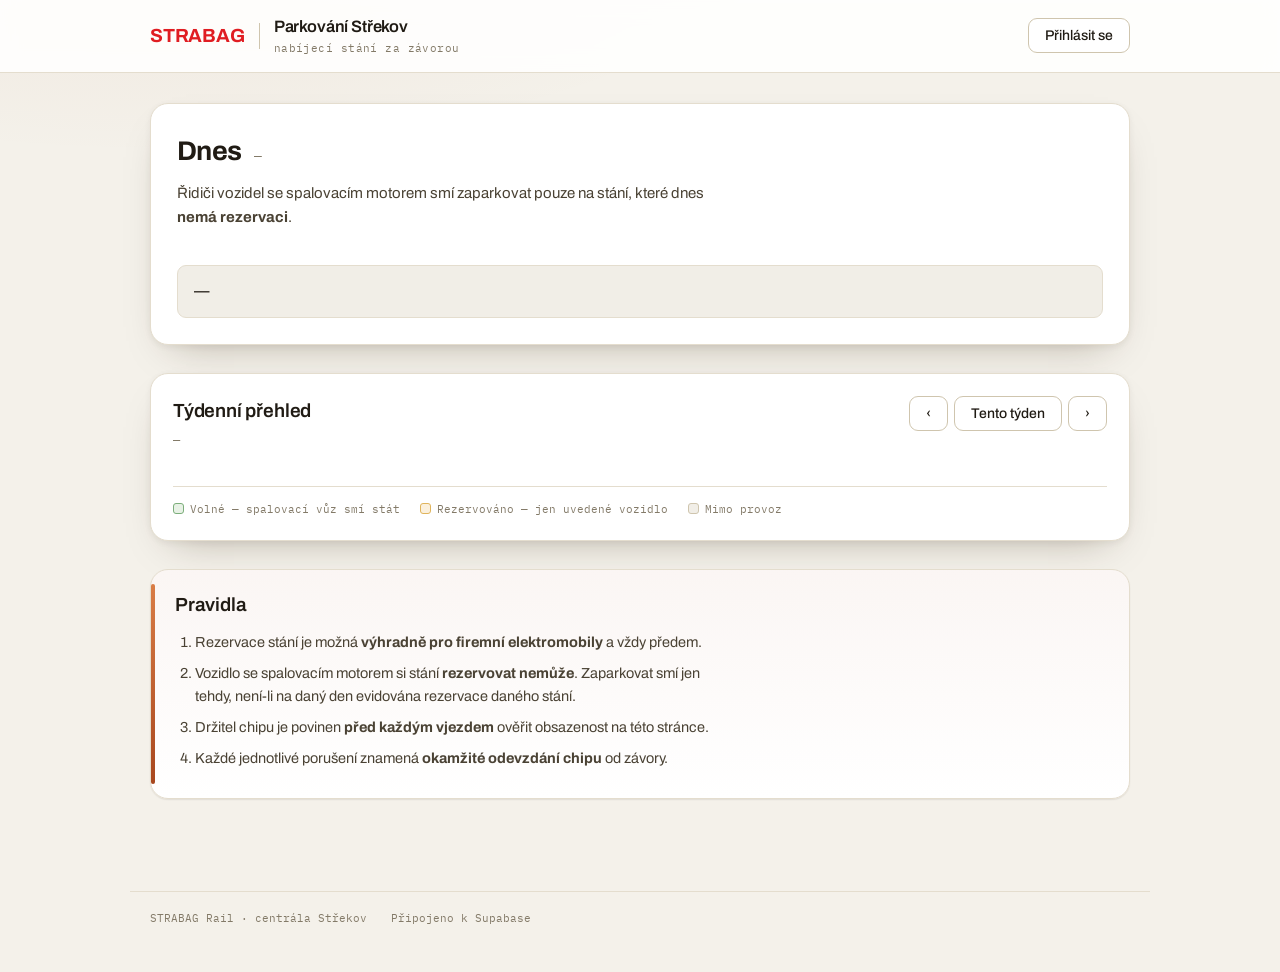
<file: index.html>
<!doctype html>
<html lang="cs">
<head>
  <meta charset="utf-8">
  <meta name="viewport" content="width=device-width, initial-scale=1, viewport-fit=cover">
  <title>Parkování Střekov — nabíjecí stání</title>
  <meta name="description" content="Obsazenost nabíjecích stání za závorou na centrále Střekov. Před vjezdem zkontrolujte, zda na dnešek není rezervace.">
  <meta name="color-scheme" content="light dark">
  <!-- Písma i knihovny jsou součástí webu. Nic se nestahuje z cizích domén,
       aby aplikace fungovala i ve firemní síti s blokovanými CDN. -->
  <link rel="stylesheet" href="assets/fonts.css">
  <link rel="stylesheet" href="assets/styles.css">
</head>
<body>

<header class="topbar">
  <div class="topbar-in">
    <div class="brand">
      <span class="brand-strabag" aria-hidden="true">STRABAG</span>
      <span class="brand-div" aria-hidden="true"></span>
      <div>
        <div class="brand-name">Parkování Střekov</div>
        <div class="brand-sub">nabíjecí stání za závorou</div>
      </div>
    </div>
    <div class="auth" id="auth">
      <button class="btn btn-ghost" id="btnPrihlasit" type="button">Přihlásit se</button>
    </div>
  </div>
</header>

<main class="page">

  <!-- ---------- DNES: hlavní odpověď u závory ---------- -->
  <section class="today" aria-labelledby="todayTitle">
    <div class="today-head">
      <h1 id="todayTitle">Dnes</h1>
      <p class="today-date" id="todayDate">—</p>
    </div>
    <p class="today-lead">Řidiči vozidel se spalovacím motorem smí zaparkovat pouze na stání, které dnes <strong>nemá rezervaci</strong>.</p>
    <div class="tiles" id="tiles" role="list" aria-label="Stav stání dnes"></div>
    <p class="today-verdict" id="todayVerdict">—</p>
    <div class="today-actions" id="todayActions" hidden>
      <button class="btn btn-ghost btn-sm" id="btnPoruseni" type="button">Stání někdo obsadil</button>
    </div>
  </section>

  <!-- ---------- TÝDENNÍ MŘÍŽKA ---------- -->
  <section class="board" aria-labelledby="weekTitle">
    <div class="board-head">
      <div>
        <h2 id="weekTitle">Týdenní přehled</h2>
        <p class="board-range" id="weekRange">—</p>
        <p class="board-hint" id="boardHint" hidden>Klikněte na volné stání a rezervujete ho. Klik na vlastní rezervaci ji zruší.</p>
      </div>
      <div class="weeknav">
        <button class="btn btn-ghost" id="btnPrev" type="button" aria-label="Předchozí týden">‹</button>
        <button class="btn btn-ghost" id="btnToday" type="button">Tento týden</button>
        <button class="btn btn-ghost" id="btnNext" type="button" aria-label="Následující týden">›</button>
      </div>
    </div>
    <div class="grid-scroll">
      <div class="grid" id="grid"></div>
    </div>
    <div class="legend">
      <span><i class="lg lg-free"></i>Volné — spalovací vůz smí stát</span>
      <span><i class="lg lg-res"></i>Rezervováno — jen uvedené vozidlo</span>
      <span><i class="lg lg-off"></i>Mimo provoz</span>
    </div>
  </section>

  <!-- ---------- REZERVACE (jen po přihlášení) ---------- -->
  <section class="panel" id="panelRezervace" hidden aria-labelledby="resTitle">
    <h2 id="resTitle">Nová rezervace</h2>
    <p class="panel-lead">Rezervovat lze pouze firemní elektromobil. Rezervace je celodenní.</p>
    <form class="form" id="formRezervace">
      <label class="field">
        <span>Vozidlo</span>
        <select id="selVozidlo" required></select>
      </label>
      <label class="field">
        <span>Stání</span>
        <select id="selMisto" required></select>
      </label>
      <label class="field">
        <span>Od data</span>
        <input type="date" id="inpDatum" required>
      </label>
      <label class="field">
        <span>Rozsah</span>
        <select id="selRozsah">
          <option value="1">Jeden den</option>
          <option value="5">Celý pracovní týden (5 dnů)</option>
        </select>
      </label>
      <button class="btn btn-primary" type="submit">Rezervovat</button>
    </form>
    <p class="msg" id="msgRezervace" role="status"></p>

    <h3 class="sub">Moje rezervace</h3>
    <div id="mojeRezervace" class="mine"></div>
  </section>

  <!-- ---------- PRAVIDLA ---------- -->
  <section class="rules" aria-labelledby="rulesTitle">
    <h2 id="rulesTitle">Pravidla</h2>
    <ol class="rulelist">
      <li>Rezervace stání je možná <strong>výhradně pro firemní elektromobily</strong> a vždy předem.</li>
      <li>Vozidlo se spalovacím motorem si stání <strong>rezervovat nemůže</strong>. Zaparkovat smí jen tehdy, není-li na daný den evidována rezervace daného stání.</li>
      <li>Držitel chipu je povinen <strong>před každým vjezdem</strong> ověřit obsazenost na této stránce.</li>
      <li>Každé jednotlivé porušení znamená <strong>okamžité odevzdání chipu</strong> od závory.</li>
    </ol>
  </section>

</main>

<footer class="foot">
  <span>STRABAG Rail · centrála Střekov</span>
  <span id="footMode">—</span>
</footer>

<!-- Přihlašovací dialog -->
<dialog id="dlgLogin" class="dlg">
  <form method="dialog" class="dlg-in" id="formLogin">
    <h2>Přihlášení řidiče</h2>
    <p>Přihlaste se firemním e-mailem a heslem, které vám přidělil správce parkoviště.</p>
    <label class="field">
      <span>Firemní e-mail</span>
      <input type="email" id="inpEmail" required autocomplete="username" placeholder="jmeno.prijmeni@strabag.com">
    </label>
    <label class="field">
      <span>Heslo</span>
      <input type="password" id="inpHeslo" required autocomplete="current-password">
    </label>
    <p class="msg" id="msgLogin" role="status"></p>
    <div class="dlg-actions">
      <button class="btn btn-ghost" value="cancel" type="submit" formnovalidate>Zavřít</button>
      <button class="btn btn-primary" id="btnOdeslat" type="button">Přihlásit se</button>
    </div>
  </form>
</dialog>

<!-- Nahlášení porušení -->
<dialog id="dlgPoruseni" class="dlg">
  <form method="dialog" class="dlg-in" id="formPoruseni">
    <h2>Stání někdo obsadil</h2>
    <p>Záznam se uloží do evidence a odejde správci parkoviště. Vyplňte, co víte — SPZ pomůže nejvíc.</p>
    <label class="field">
      <span>Které stání</span>
      <select id="selPoruseniMisto" required></select>
    </label>
    <label class="field">
      <span>SPZ vozidla, které tam stojí</span>
      <input type="text" id="inpPoruseniSpz" placeholder="např. 1AB 2345" autocomplete="off">
    </label>
    <label class="field">
      <span>Poznámka</span>
      <input type="text" id="inpPoruseniPopis" placeholder="nepovinné" maxlength="200" autocomplete="off">
    </label>
    <p class="msg" id="msgPoruseni" role="status"></p>
    <div class="dlg-actions">
      <button class="btn btn-ghost" value="cancel" type="submit" formnovalidate>Zavřít</button>
      <button class="btn btn-primary" id="btnOdeslatPoruseni" type="button">Nahlásit</button>
    </div>
  </form>
</dialog>

<!-- Změna hesla -->
<dialog id="dlgHeslo" class="dlg">
  <form method="dialog" class="dlg-in" id="formHeslo">
    <h2>Změna hesla</h2>
    <p>Zadejte nové heslo. Přidělené heslo si takto můžete nahradit vlastním.</p>
    <label class="field">
      <span>Nové heslo</span>
      <input type="password" id="inpNoveHeslo" required autocomplete="new-password" minlength="8">
    </label>
    <label class="field">
      <span>Nové heslo znovu</span>
      <input type="password" id="inpNoveHeslo2" required autocomplete="new-password" minlength="8">
    </label>
    <p class="msg" id="msgHeslo" role="status"></p>
    <div class="dlg-actions">
      <button class="btn btn-ghost" value="cancel" type="submit" formnovalidate>Zavřít</button>
      <button class="btn btn-primary" id="btnUlozHeslo" type="button">Uložit</button>
    </div>
  </form>
</dialog>

<script src="assets/vendor/supabase.js"></script>
<script src="assets/vendor/email.min.js"></script>
<script src="assets/config.js"></script>
<script src="assets/util.js"></script>
<script src="assets/data.js"></script>
<script src="assets/notify.js"></script>
<script src="assets/ui.js"></script>
<script src="assets/app.js"></script>
</body>
</html>
</file>
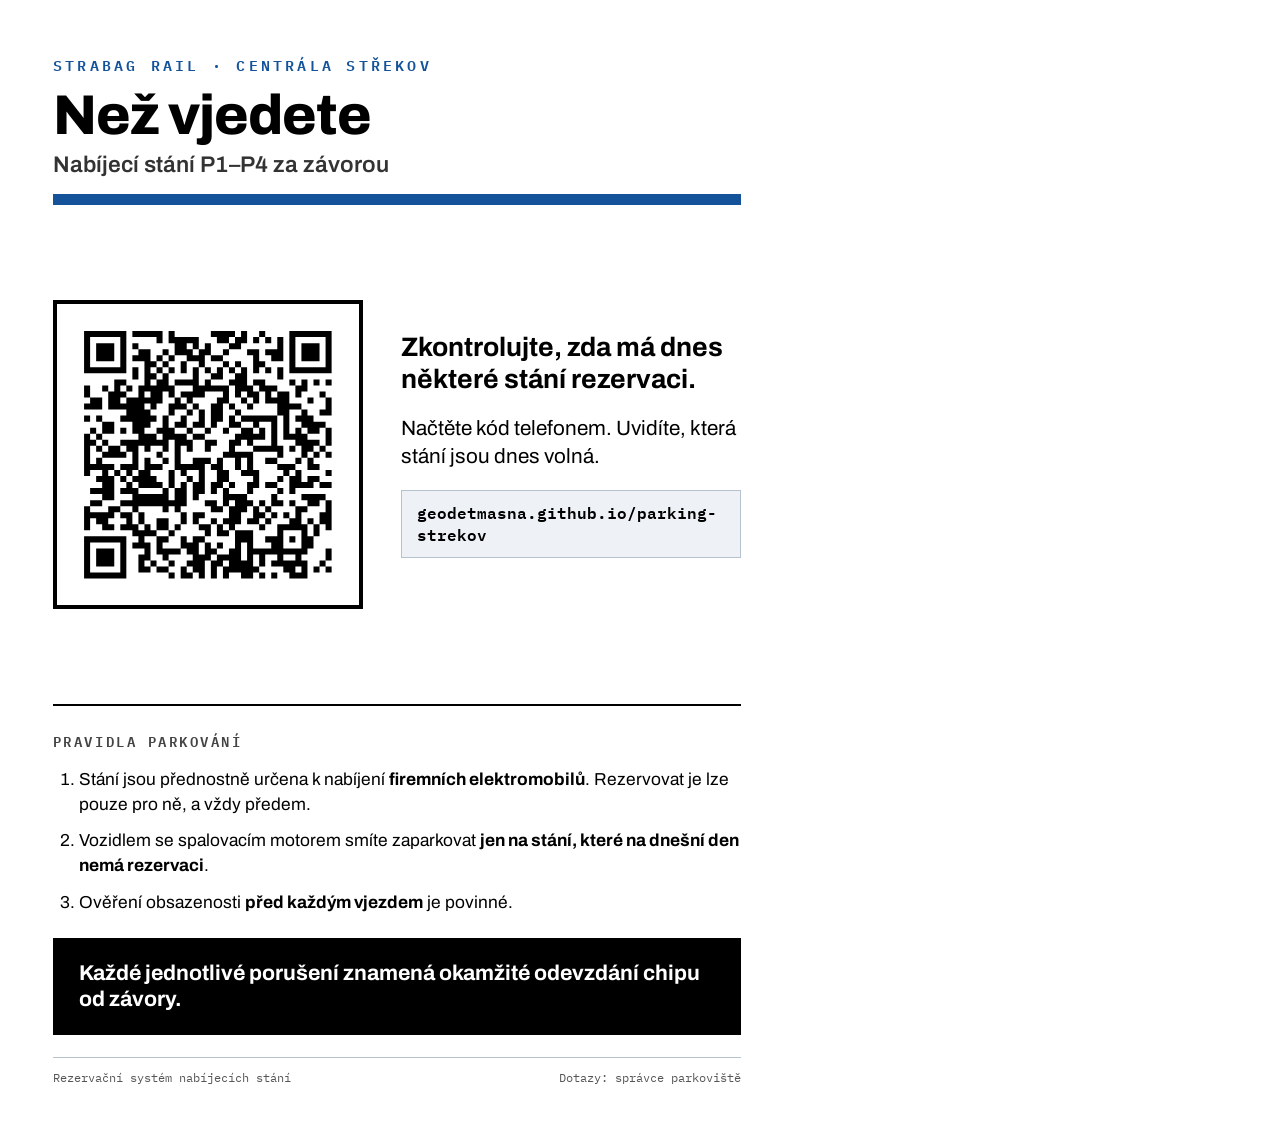
<file: cedule/cedule.html>
<!doctype html>
<html lang="cs"><head><meta charset="utf-8">
<title>Cedule k závoře</title>
<link rel="stylesheet" href="https://fonts.googleapis.com/css2?family=Archivo:wght@500;600;700;800&family=IBM+Plex+Mono:wght@500;600&display=swap">
<style>
  @page { size: A4 portrait; margin: 0; }
  * { box-sizing: border-box; }
  body {
    margin: 0; width: 210mm; height: 297mm;
    font-family: "Archivo", Arial, sans-serif;
    color: #000; background: #fff;
    display: flex; flex-direction: column;
    padding: 14mm 14mm 10mm;
  }
  .head { border-bottom: 3mm solid #14539A; padding-bottom: 5mm; }
  .kicker {
    font-family: "IBM Plex Mono", monospace; font-size: 11pt; font-weight: 600;
    letter-spacing: .22em; text-transform: uppercase; color: #14539A; margin: 0 0 3mm;
  }
  h1 { font-size: 42pt; font-weight: 800; line-height: .95; letter-spacing: -.02em; margin: 0; }
  h1 small { display: block; font-size: 17pt; font-weight: 600; letter-spacing: 0; margin-top: 3mm; color: #333; }

  .mid { display: flex; gap: 10mm; align-items: center; padding: 9mm 0; flex: 1; }
  .qr { width: 82mm; height: 82mm; flex: none; border: 1.2mm solid #000; padding: 4mm; }
  .qr svg { display: block; }
  .say { flex: 1; }
  .say p { font-size: 15.5pt; line-height: 1.35; margin: 0 0 5mm; }
  .say p.big { font-size: 20pt; font-weight: 700; line-height: 1.2; }
  .url {
    font-family: "IBM Plex Mono", monospace; font-size: 12pt; font-weight: 600;
    background: #EEF2F7; border: .4mm solid #B7C2CF; padding: 3mm 4mm; display: inline-block;
  }

  .rules { border-top: .6mm solid #000; padding-top: 6mm; }
  .rules h2 {
    font-family: "IBM Plex Mono", monospace; font-size: 10.5pt; font-weight: 600;
    letter-spacing: .18em; text-transform: uppercase; margin: 0 0 4mm; color: #444;
  }
  ol { margin: 0; padding-left: 7mm; font-size: 13pt; line-height: 1.45; }
  li { margin-bottom: 3mm; }
  .stop {
    margin-top: 6mm; border: 1mm solid #000; background: #000; color: #fff;
    padding: 5mm 6mm; font-size: 16pt; font-weight: 700; line-height: 1.25;
  }
  .foot {
    margin-top: 6mm; display: flex; justify-content: space-between;
    font-family: "IBM Plex Mono", monospace; font-size: 9pt; color: #555;
    border-top: .4mm solid #B7C2CF; padding-top: 3mm;
  }
</style></head>
<body>

  <div class="head">
    <p class="kicker">STRABAG Rail · centrála Střekov</p>
    <h1>Než vjedete<small>Nabíjecí stání P1–P4 za závorou</small></h1>
  </div>

  <div class="mid">
    <div class="qr"><svg xmlns="http://www.w3.org/2000/svg" width="100%" height="100%" viewBox="0 0 450 450" class="segno"><path transform="scale(10)" class="qrline" stroke="#000" d="M2 2.5h7m1 0h5m1 0h1m6 0h4m1 0h1m2 0h1m4 0h7m-41 1h1m5 0h1m5 0h1m1 0h5m3 0h2m1 0h2m1 0h1m1 0h1m1 0h1m1 0h1m5 0h1m-41 1h1m1 0h3m1 0h1m1 0h1m6 0h2m1 0h1m1 0h1m3 0h2m6 0h1m1 0h1m1 0h3m1 0h1m-41 1h1m1 0h3m1 0h1m2 0h2m2 0h1m1 0h3m1 0h2m2 0h1m3 0h2m1 0h3m1 0h1m1 0h3m1 0h1m-41 1h1m1 0h3m1 0h1m1 0h3m1 0h1m1 0h1m2 0h3m1 0h2m5 0h1m2 0h2m1 0h1m1 0h3m1 0h1m-41 1h1m5 0h1m3 0h2m1 0h1m2 0h1m2 0h1m3 0h1m1 0h1m2 0h2m4 0h1m5 0h1m-41 1h7m1 0h1m1 0h1m1 0h1m1 0h1m1 0h1m1 0h1m1 0h1m1 0h1m1 0h1m1 0h1m1 0h1m1 0h1m1 0h1m1 0h7m-33 1h1m1 0h2m1 0h1m4 0h1m2 0h2m2 0h2m5 0h1m-28 1h2m3 0h1m1 0h2m1 0h4m1 0h1m3 0h3m1 0h2m4 0h1m1 0h1m1 0h1m1 0h1m-41 1h1m2 0h1m1 0h1m1 0h1m1 0h6m3 0h6m1 0h3m1 0h3m3 0h2m-37 1h1m3 0h3m2 0h1m1 0h2m1 0h1m1 0h4m3 0h1m1 0h1m1 0h2m1 0h1m1 0h2m1 0h1m3 0h1m-39 1h2m1 0h2m1 0h6m2 0h1m1 0h1m4 0h2m2 0h1m1 0h1m1 0h4m3 0h1m2 0h1m-41 1h3m1 0h6m1 0h1m2 0h3m1 0h1m2 0h2m1 0h1m2 0h1m4 0h4m4 0h1m-34 1h4m3 0h1m2 0h1m1 0h1m1 0h2m2 0h1m6 0h2m2 0h1m2 0h2m-41 1h1m1 0h1m3 0h6m1 0h1m2 0h1m2 0h1m1 0h2m1 0h1m1 0h6m1 0h1m1 0h3m-35 1h2m3 0h3m2 0h1m1 0h2m1 0h2m1 0h1m2 0h2m2 0h1m2 0h1m1 0h1m2 0h4m-39 1h1m1 0h2m1 0h1m1 0h2m2 0h3m2 0h1m2 0h1m2 0h1m2 0h2m1 0h1m1 0h1m1 0h1m1 0h1m1 0h2m1 0h1m-41 1h1m1 0h1m6 0h3m1 0h4m1 0h2m5 0h5m1 0h1m1 0h4m3 0h1m-41 1h2m1 0h1m2 0h8m1 0h3m2 0h2m2 0h2m1 0h1m3 0h1m3 0h4m1 0h1m-41 1h1m1 0h1m1 0h2m1 0h2m1 0h1m2 0h1m1 0h1m1 0h1m2 0h1m3 0h1m3 0h5m1 0h1m1 0h2m1 0h1m-40 1h1m2 0h4m1 0h1m3 0h1m2 0h1m7 0h5m4 0h1m3 0h1m1 0h1m1 0h1m-41 1h1m1 0h1m5 0h1m1 0h1m2 0h1m1 0h1m2 0h3m1 0h1m2 0h1m1 0h1m2 0h2m3 0h1m1 0h1m-38 1h5m1 0h3m1 0h3m2 0h5m1 0h2m2 0h1m1 0h1m4 0h3m2 0h2m-39 1h1m2 0h1m1 0h1m1 0h1m1 0h2m3 0h1m1 0h1m2 0h1m2 0h2m2 0h3m4 0h1m1 0h1m4 0h1m-39 1h3m1 0h1m1 0h4m2 0h1m2 0h1m1 0h1m2 0h2m4 0h1m3 0h1m1 0h2m1 0h2m-36 1h2m2 0h1m1 0h4m1 0h1m1 0h1m1 0h2m1 0h2m1 0h1m2 0h2m1 0h2m2 0h4m1 0h2m-40 1h4m1 0h3m4 0h1m1 0h2m1 0h2m1 0h1m1 0h1m3 0h1m4 0h1m1 0h1m-32 1h2m3 0h6m1 0h2m1 0h1m4 0h4m4 0h1m4 0h4m-39 1h2m3 0h11m3 0h2m1 0h1m1 0h3m1 0h1m1 0h2m1 0h1m2 0h2m1 0h1m-41 1h1m3 0h2m2 0h1m4 0h1m1 0h1m5 0h2m1 0h3m1 0h1m1 0h1m4 0h2m3 0h1m-41 1h5m1 0h2m1 0h1m6 0h1m1 0h2m4 0h2m2 0h2m1 0h1m1 0h1m1 0h1m3 0h2m-41 1h1m1 0h2m3 0h1m1 0h1m2 0h2m2 0h1m1 0h1m2 0h1m1 0h3m1 0h2m1 0h1m3 0h2m1 0h1m1 0h2m-41 1h1m2 0h2m1 0h3m1 0h1m1 0h2m1 0h1m3 0h2m1 0h1m1 0h1m4 0h1m2 0h5m1 0h1m1 0h1m-33 1h4m2 0h1m5 0h1m1 0h2m1 0h3m4 0h1m3 0h1m1 0h1m-39 1h7m2 0h1m2 0h2m2 0h1m1 0h2m5 0h3m2 0h3m1 0h1m1 0h2m-38 1h1m5 0h1m1 0h3m1 0h1m3 0h3m1 0h1m1 0h1m2 0h1m1 0h1m3 0h2m3 0h2m-38 1h1m1 0h3m1 0h1m3 0h1m1 0h4m1 0h2m1 0h2m2 0h2m1 0h10m3 0h1m-41 1h1m1 0h3m1 0h1m2 0h2m2 0h1m4 0h3m1 0h4m1 0h1m1 0h1m2 0h1m2 0h1m4 0h1m-41 1h1m1 0h3m1 0h1m2 0h1m1 0h1m2 0h1m2 0h3m1 0h2m1 0h4m1 0h1m1 0h6m2 0h1m-40 1h1m5 0h1m2 0h2m1 0h2m2 0h1m1 0h2m1 0h1m1 0h6m4 0h2m1 0h1m1 0h1m1 0h1m-41 1h7m7 0h1m1 0h2m1 0h1m1 0h1m1 0h1m2 0h2m1 0h1m1 0h1m2 0h3"/></svg></div>
    <div class="say">
      <p class="big">Zkontrolujte, zda má dnes některé stání rezervaci.</p>
      <p>Načtěte kód telefonem. Uvidíte, která stání jsou dnes volná.</p>
      <p><span class="url">geodetmasna.github.io/parking-strekov</span></p>
    </div>
  </div>

  <div class="rules">
    <h2>Pravidla parkování</h2>
    <ol>
      <li>Stání jsou přednostně určena k nabíjení <strong>firemních elektromobilů</strong>. Rezervovat je lze pouze pro ně, a vždy předem.</li>
      <li>Vozidlem se spalovacím motorem smíte zaparkovat <strong>jen na stání, které na dnešní den nemá rezervaci</strong>.</li>
      <li>Ověření obsazenosti <strong>před každým vjezdem</strong> je povinné.</li>
    </ol>
    <div class="stop">Každé jednotlivé porušení znamená okamžité odevzdání chipu od závory.</div>
  </div>

  <div class="foot">
    <span>Rezervační systém nabíjecích stání</span>
    <span>Dotazy: správce parkoviště</span>
  </div>

</body></html>
</file>
<file: assets/fonts.css>
/* =============================================================
   Písma nahraná lokálně — žádné volání na fonts.googleapis.com.
   Ve firemní síti bývají externí CDN blokované; aplikace tak
   vypadá stejně i za restriktivním firewallem.

   Subset latin-ext je nutný pro české znaky (ě š č ř ž ů ď ť ň).
   Licence: Archivo i IBM Plex Mono jsou pod SIL Open Font License.
   ============================================================= */

/* ---------- Archivo ---------- */
@font-face {
  font-family: 'Archivo'; font-style: normal; font-weight: 400; font-display: swap;
  src: url('fonts/archivo-latin-ext-400-normal.woff2') format('woff2');
  unicode-range: U+0100-02BA,U+02BD-02C5,U+02C7-02CC,U+02CE-02D7,U+02DD-02FF,U+0304,U+0308,U+0329,U+1D00-1DBF,U+1E00-1E9F,U+1EF2-1EFF,U+2020,U+20A0-20AB,U+20AD-20C0,U+2113,U+2C60-2C7F,U+A720-A7FF;
}
@font-face {
  font-family: 'Archivo'; font-style: normal; font-weight: 400; font-display: swap;
  src: url('fonts/archivo-latin-400-normal.woff2') format('woff2');
  unicode-range: U+0000-00FF,U+0131,U+0152-0153,U+02BB-02BC,U+02C6,U+02DA,U+02DC,U+0304,U+0308,U+0329,U+2000-206F,U+20AC,U+2122,U+2191,U+2193,U+2212,U+2215,U+FEFF,U+FFFD;
}
@font-face {
  font-family: 'Archivo'; font-style: normal; font-weight: 500; font-display: swap;
  src: url('fonts/archivo-latin-ext-500-normal.woff2') format('woff2');
  unicode-range: U+0100-02BA,U+02BD-02C5,U+02C7-02CC,U+02CE-02D7,U+02DD-02FF,U+0304,U+0308,U+0329,U+1D00-1DBF,U+1E00-1E9F,U+1EF2-1EFF,U+2020,U+20A0-20AB,U+20AD-20C0,U+2113,U+2C60-2C7F,U+A720-A7FF;
}
@font-face {
  font-family: 'Archivo'; font-style: normal; font-weight: 500; font-display: swap;
  src: url('fonts/archivo-latin-500-normal.woff2') format('woff2');
  unicode-range: U+0000-00FF,U+0131,U+0152-0153,U+02BB-02BC,U+02C6,U+02DA,U+02DC,U+0304,U+0308,U+0329,U+2000-206F,U+20AC,U+2122,U+2191,U+2193,U+2212,U+2215,U+FEFF,U+FFFD;
}
@font-face {
  font-family: 'Archivo'; font-style: normal; font-weight: 600; font-display: swap;
  src: url('fonts/archivo-latin-ext-600-normal.woff2') format('woff2');
  unicode-range: U+0100-02BA,U+02BD-02C5,U+02C7-02CC,U+02CE-02D7,U+02DD-02FF,U+0304,U+0308,U+0329,U+1D00-1DBF,U+1E00-1E9F,U+1EF2-1EFF,U+2020,U+20A0-20AB,U+20AD-20C0,U+2113,U+2C60-2C7F,U+A720-A7FF;
}
@font-face {
  font-family: 'Archivo'; font-style: normal; font-weight: 600; font-display: swap;
  src: url('fonts/archivo-latin-600-normal.woff2') format('woff2');
  unicode-range: U+0000-00FF,U+0131,U+0152-0153,U+02BB-02BC,U+02C6,U+02DA,U+02DC,U+0304,U+0308,U+0329,U+2000-206F,U+20AC,U+2122,U+2191,U+2193,U+2212,U+2215,U+FEFF,U+FFFD;
}
@font-face {
  font-family: 'Archivo'; font-style: normal; font-weight: 700; font-display: swap;
  src: url('fonts/archivo-latin-ext-700-normal.woff2') format('woff2');
  unicode-range: U+0100-02BA,U+02BD-02C5,U+02C7-02CC,U+02CE-02D7,U+02DD-02FF,U+0304,U+0308,U+0329,U+1D00-1DBF,U+1E00-1E9F,U+1EF2-1EFF,U+2020,U+20A0-20AB,U+20AD-20C0,U+2113,U+2C60-2C7F,U+A720-A7FF;
}
@font-face {
  font-family: 'Archivo'; font-style: normal; font-weight: 700; font-display: swap;
  src: url('fonts/archivo-latin-700-normal.woff2') format('woff2');
  unicode-range: U+0000-00FF,U+0131,U+0152-0153,U+02BB-02BC,U+02C6,U+02DA,U+02DC,U+0304,U+0308,U+0329,U+2000-206F,U+20AC,U+2122,U+2191,U+2193,U+2212,U+2215,U+FEFF,U+FFFD;
}

/* ---------- IBM Plex Mono ---------- */
@font-face {
  font-family: 'IBM Plex Mono'; font-style: normal; font-weight: 400; font-display: swap;
  src: url('fonts/ibm-plex-mono-latin-ext-400-normal.woff2') format('woff2');
  unicode-range: U+0100-02BA,U+02BD-02C5,U+02C7-02CC,U+02CE-02D7,U+02DD-02FF,U+0304,U+0308,U+0329,U+1D00-1DBF,U+1E00-1E9F,U+1EF2-1EFF,U+2020,U+20A0-20AB,U+20AD-20C0,U+2113,U+2C60-2C7F,U+A720-A7FF;
}
@font-face {
  font-family: 'IBM Plex Mono'; font-style: normal; font-weight: 400; font-display: swap;
  src: url('fonts/ibm-plex-mono-latin-400-normal.woff2') format('woff2');
  unicode-range: U+0000-00FF,U+0131,U+0152-0153,U+02BB-02BC,U+02C6,U+02DA,U+02DC,U+0304,U+0308,U+0329,U+2000-206F,U+20AC,U+2122,U+2191,U+2193,U+2212,U+2215,U+FEFF,U+FFFD;
}
@font-face {
  font-family: 'IBM Plex Mono'; font-style: normal; font-weight: 500; font-display: swap;
  src: url('fonts/ibm-plex-mono-latin-ext-500-normal.woff2') format('woff2');
  unicode-range: U+0100-02BA,U+02BD-02C5,U+02C7-02CC,U+02CE-02D7,U+02DD-02FF,U+0304,U+0308,U+0329,U+1D00-1DBF,U+1E00-1E9F,U+1EF2-1EFF,U+2020,U+20A0-20AB,U+20AD-20C0,U+2113,U+2C60-2C7F,U+A720-A7FF;
}
@font-face {
  font-family: 'IBM Plex Mono'; font-style: normal; font-weight: 500; font-display: swap;
  src: url('fonts/ibm-plex-mono-latin-500-normal.woff2') format('woff2');
  unicode-range: U+0000-00FF,U+0131,U+0152-0153,U+02BB-02BC,U+02C6,U+02DA,U+02DC,U+0304,U+0308,U+0329,U+2000-206F,U+20AC,U+2122,U+2191,U+2193,U+2212,U+2215,U+FEFF,U+FFFD;
}
@font-face {
  font-family: 'IBM Plex Mono'; font-style: normal; font-weight: 600; font-display: swap;
  src: url('fonts/ibm-plex-mono-latin-ext-600-normal.woff2') format('woff2');
  unicode-range: U+0100-02BA,U+02BD-02C5,U+02C7-02CC,U+02CE-02D7,U+02DD-02FF,U+0304,U+0308,U+0329,U+1D00-1DBF,U+1E00-1E9F,U+1EF2-1EFF,U+2020,U+20A0-20AB,U+20AD-20C0,U+2113,U+2C60-2C7F,U+A720-A7FF;
}
@font-face {
  font-family: 'IBM Plex Mono'; font-style: normal; font-weight: 600; font-display: swap;
  src: url('fonts/ibm-plex-mono-latin-600-normal.woff2') format('woff2');
  unicode-range: U+0000-00FF,U+0131,U+0152-0153,U+02BB-02BC,U+02C6,U+02DA,U+02DC,U+0304,U+0308,U+0329,U+2000-206F,U+20AC,U+2122,U+2191,U+2193,U+2212,U+2215,U+FEFF,U+FFFD;
}
</file>
<file: assets/styles.css>
/* =============================================================
   Parkování Střekov — vzhled
   Písma se načítají z assets/fonts.css (lokálně, bez CDN).
   Světlý i tmavý režim podle nastavení zařízení.
   Barvy stavů jsou záměrně jiné než firemní akcent, aby
   "volno / obsazeno / mimo provoz" šlo přečíst na první pohled.
   ============================================================= */

:root {
  --ground: #F4F1EA;
  --surface: #FFFFFF;
  --surface-2: #F1EEE7;
  --ink: #201B14;
  --ink-2: #4A4234;
  --muted: #837A68;
  --line: #E4DDCE;
  --line-strong: #CFC5AE;
  --accent: #A8471E;
  --accent-2: #D97D46;
  --accent-ink: #FFFFFF;
  --hold: #96631A;
  --hold-bg: #FBF0DC;
  --hold-line: #E0B45C;
  --free: #2F6B47;
  --free-bg: #E7F1E5;
  --free-line: #7CAE7B;
  --stop: #A5342A;
  --stop-bg: #FBE7E2;
  --stop-line: #DE8A7A;
  --shadow-sm: 0 1px 2px rgba(48,32,10,.05), 0 1px 1px rgba(48,32,10,.04);
  --shadow: 0 2px 6px rgba(48,32,10,.06), 0 18px 40px -22px rgba(48,32,10,.35);
  --shadow-lg: 0 8px 16px rgba(48,32,10,.08), 0 30px 60px -24px rgba(48,32,10,.4);
  --radius-lg: 18px;
  --radius: 12px;
  --radius-sm: 9px;
}

@media (prefers-color-scheme: dark) {
  :root:not([data-theme="light"]) {
    --ground: #17140F;
    --surface: #221D16;
    --surface-2: #2B251C;
    --ink: #F3EEE3;
    --ink-2: #D2C7B3;
    --muted: #9C9179;
    --line: #3A3325;
    --line-strong: #4C432F;
    --accent: #E4915A;
    --accent-2: #F0AE7C;
    --accent-ink: #221507;
    --hold: #E7B45C;
    --hold-bg: #362A11;
    --hold-line: #8A6A22;
    --free: #8FCB9C;
    --free-bg: #16301E;
    --free-line: #3E7350;
    --stop: #F0958A;
    --stop-bg: #3A1A15;
    --stop-line: #7E3B30;
    --shadow-sm: 0 1px 2px rgba(0,0,0,.35);
    --shadow: 0 4px 10px rgba(0,0,0,.35), 0 24px 48px -26px rgba(0,0,0,.85);
    --shadow-lg: 0 10px 20px rgba(0,0,0,.4), 0 40px 70px -30px rgba(0,0,0,.9);
  }
}

* { box-sizing: border-box; }

/* Atribut hidden musí přebít i vlastní display (flex, grid) níže v souboru. */
[hidden] { display: none !important; }

html { color-scheme: light dark; }

body {
  margin: 0;
  background:
    radial-gradient(1100px 420px at 12% -10%, color-mix(in srgb, var(--accent) 7%, transparent), transparent 60%),
    var(--ground);
  color: var(--ink);
  font-family: "Archivo", "Helvetica Neue", Arial, sans-serif;
  font-size: 16px;
  line-height: 1.6;
  -webkit-font-smoothing: antialiased;
}

a { color: var(--accent); }

::selection { background: color-mix(in srgb, var(--accent) 30%, transparent); }

/* ---------------- Horní lišta ---------------- */
.topbar {
  background: color-mix(in srgb, var(--surface) 88%, transparent);
  backdrop-filter: saturate(160%) blur(10px);
  -webkit-backdrop-filter: saturate(160%) blur(10px);
  border-bottom: 1px solid var(--line);
  position: sticky;
  top: 0;
  z-index: 20;
}
.topbar-in {
  max-width: 1020px;
  margin: 0 auto;
  padding: 14px 20px;
  display: flex;
  align-items: center;
  justify-content: space-between;
  gap: 16px;
}
.brand { display: flex; align-items: center; gap: 14px; }
/* Firemní wordmark — barva odpovídá firemní identitě STRABAG,
   nezávisle na akcentové barvě aplikace (ta značí jen stav stání). */
.brand-strabag {
  font-weight: 700;
  font-size: 19px;
  letter-spacing: -0.01em;
  color: #E01D22;
  flex: none;
}
.brand-div {
  width: 1px; height: 26px;
  background: var(--line-strong);
  flex: none;
}
.brand-name { font-weight: 600; font-size: 16.5px; letter-spacing: -0.01em; }
.brand-sub {
  font-family: "IBM Plex Mono", ui-monospace, monospace;
  font-size: 11px; color: var(--muted); letter-spacing: .04em;
}
.auth { display: flex; align-items: center; gap: 10px; flex-wrap: wrap; justify-content: flex-end; }
.auth-user {
  font-family: "IBM Plex Mono", ui-monospace, monospace;
  font-size: 12px; color: var(--muted);
}

/* ---------------- Tlačítka ---------------- */
.btn {
  font-family: inherit;
  font-size: 14px;
  font-weight: 500;
  padding: 9px 16px;
  border-radius: var(--radius-sm);
  border: 1px solid var(--line-strong);
  background: var(--surface);
  color: var(--ink);
  cursor: pointer;
  transition: border-color .15s ease, color .15s ease, background .15s ease, box-shadow .15s ease, transform .05s ease;
}
.btn:hover { border-color: var(--accent); color: var(--accent); box-shadow: var(--shadow-sm); }
.btn:active { transform: translateY(1px); }
.btn:focus-visible { outline: 2px solid var(--accent); outline-offset: 2px; }
.btn-primary {
  background: linear-gradient(155deg, var(--accent-2), var(--accent));
  border-color: transparent; color: var(--accent-ink);
  box-shadow: 0 3px 10px -3px color-mix(in srgb, var(--accent) 65%, transparent);
}
.btn-primary:hover { filter: brightness(1.06); color: var(--accent-ink); box-shadow: 0 5px 14px -3px color-mix(in srgb, var(--accent) 70%, transparent); }
.btn-sm { padding: 6px 12px; font-size: 13px; border-radius: 8px; }

/* ---------------- Stránka ---------------- */
.page { max-width: 1020px; margin: 0 auto; padding: 30px 20px 64px; }
section { margin-bottom: 28px; }
h1 { font-size: 27px; font-weight: 700; letter-spacing: -0.02em; margin: 0; }
h2 { font-size: 19px; font-weight: 600; letter-spacing: -0.01em; margin: 0 0 4px; }
h3.sub { font-size: 15px; font-weight: 600; margin: 26px 0 10px; }

/* ---------------- Dnes ---------------- */
.today {
  background: var(--surface);
  border: 1px solid var(--line);
  border-radius: var(--radius-lg);
  box-shadow: var(--shadow);
  padding: 26px;
}
.today-head { display: flex; align-items: baseline; gap: 12px; flex-wrap: wrap; }
.today-date {
  font-family: "IBM Plex Mono", ui-monospace, monospace;
  font-size: 12.5px; color: var(--muted); margin: 0;
}
.today-lead { color: var(--ink-2); font-size: 15px; margin: 8px 0 18px; max-width: 62ch; }

.tiles {
  display: grid;
  grid-template-columns: repeat(auto-fit, minmax(150px, 1fr));
  gap: 12px;
}
.tile {
  border: 1px solid var(--line);
  border-radius: var(--radius);
  padding: 15px 16px;
  display: flex;
  flex-direction: column;
  gap: 3px;
  min-height: 108px;
  position: relative;
  overflow: hidden;
  transition: transform .12s ease, box-shadow .12s ease;
}
.tile::before {
  content: "";
  position: absolute; inset: 0 auto 0 0; width: 4px;
  background: currentColor;
}
.tile-kod {
  font-family: "IBM Plex Mono", ui-monospace, monospace;
  font-size: 12px; font-weight: 600; letter-spacing: .1em;
}
.tile-stav { font-size: 19px; font-weight: 700; letter-spacing: -0.01em; }
.tile-detail {
  font-family: "IBM Plex Mono", ui-monospace, monospace;
  font-size: 11.5px; margin-top: auto; opacity: .85;
}
.tile--free { background: var(--free-bg); color: var(--free); }
.tile--res  { background: var(--hold-bg); color: var(--hold); }
.tile--off  { background: var(--surface-2); color: var(--muted); }

.today-verdict {
  margin: 18px 0 0;
  padding: 13px 16px;
  font-size: 15.5px;
  font-weight: 500;
  border-radius: var(--radius-sm);
  border: 1px solid var(--line);
  background: var(--surface-2);
}
.verdict--ok { border-color: var(--free-line); color: var(--free); background: var(--free-bg); }
.verdict--warn { border-color: var(--hold-line); color: var(--hold); background: var(--hold-bg); }
.verdict--stop { border-color: var(--stop-line); color: var(--stop); background: var(--stop-bg); }

.today-actions { margin-top: 14px; display: flex; justify-content: flex-end; }

/* ---------------- Týdenní mřížka ---------------- */
.board {
  background: var(--surface);
  border: 1px solid var(--line);
  border-radius: var(--radius-lg);
  box-shadow: var(--shadow);
  padding: 22px;
}
.board-head {
  display: flex; justify-content: space-between; align-items: flex-start;
  gap: 14px; flex-wrap: wrap; margin-bottom: 18px;
}
.board-range {
  font-family: "IBM Plex Mono", ui-monospace, monospace;
  font-size: 12px; color: var(--muted); margin: 0;
}
.board-hint { font-size: 13.5px; color: var(--accent); margin: 6px 0 0; }
.weeknav { display: flex; gap: 6px; }

.grid-scroll { overflow-x: auto; border-radius: var(--radius-sm); }
.grid {
  display: grid;
  grid-template-columns: 56px repeat(7, minmax(78px, 1fr));
  gap: 6px;
  min-width: 620px;
}
.g-hd {
  font-family: "IBM Plex Mono", ui-monospace, monospace;
  font-size: 11px; letter-spacing: .06em; text-transform: uppercase;
  color: var(--muted); text-align: center; padding: 2px 0 6px;
}
.g-hd.g-corner { text-align: left; }
.g-hd.g-dnes { color: var(--accent); font-weight: 600; }
.g-row {
  font-family: "IBM Plex Mono", ui-monospace, monospace;
  font-size: 12.5px; font-weight: 600;
  display: flex; align-items: center;
}
.cell {
  border: 1px solid var(--line);
  border-radius: 9px;
  padding: 8px 7px;
  min-height: 54px;
  display: flex; flex-direction: column; justify-content: center; gap: 2px;
  font-size: 11.5px;
  transition: transform .1s ease, box-shadow .1s ease;
}
.cell b { font-weight: 600; font-size: 12px; }
.cell small {
  font-family: "IBM Plex Mono", ui-monospace, monospace;
  font-size: 10px; opacity: .85;
}
.cell--free { background: var(--free-bg); border-color: var(--free-line); color: var(--free); }
.cell--res  { background: var(--hold-bg); border-color: var(--hold-line); color: var(--hold); }
.cell--off  { background: var(--surface-2); border-color: var(--line); color: var(--muted); }
.cell--wknd { background: transparent; border-style: dashed; color: var(--muted); }
.cell--today { box-shadow: inset 0 0 0 2px var(--accent); }
/* Vlastní rezervace — pruh na levé hraně */
.cell--moje { border-left: 4px solid var(--accent); }
/* Buňka, na kterou lze kliknout */
.cell--klik { cursor: pointer; }
.cell--klik:hover { filter: brightness(0.97); border-color: var(--accent); transform: translateY(-1px); box-shadow: var(--shadow-sm); }
.cell--klik:focus-visible { outline: 2px solid var(--accent); outline-offset: 1px; }
@media (prefers-color-scheme: dark) {
  :root:not([data-theme="light"]) .cell--klik:hover { filter: brightness(1.25); }
}

.legend {
  display: flex; flex-wrap: wrap; gap: 8px 20px;
  font-family: "IBM Plex Mono", ui-monospace, monospace;
  font-size: 11px; color: var(--muted);
  margin-top: 18px; padding-top: 14px; border-top: 1px solid var(--line);
}
.lg { width: 11px; height: 11px; display: inline-block; margin-right: 6px; vertical-align: -1px; border: 1px solid; border-radius: 3px; }
.lg-free { background: var(--free-bg); border-color: var(--free-line); }
.lg-res  { background: var(--hold-bg); border-color: var(--hold-line); }
.lg-off  { background: var(--surface-2); border-color: var(--line-strong); }

/* ---------------- Panel rezervace ---------------- */
.panel {
  background: var(--surface);
  border: 1px solid var(--line);
  border-radius: var(--radius-lg);
  box-shadow: var(--shadow);
  padding: 22px;
}
.panel-lead { color: var(--ink-2); font-size: 14.5px; margin: 0 0 16px; }
.form {
  display: grid;
  grid-template-columns: repeat(auto-fit, minmax(170px, 1fr));
  gap: 12px;
  align-items: end;
}
.field { display: flex; flex-direction: column; gap: 5px; }
.field > span {
  font-family: "IBM Plex Mono", ui-monospace, monospace;
  font-size: 10.5px; letter-spacing: .09em; text-transform: uppercase; color: var(--muted);
}
.field select, .field input {
  font-family: inherit; font-size: 14.5px;
  padding: 9px 11px;
  border: 1px solid var(--line-strong);
  border-radius: var(--radius-sm);
  background: var(--surface);
  color: var(--ink);
  min-height: 40px;
  transition: border-color .15s ease, box-shadow .15s ease;
}
.field select:hover, .field input:hover { border-color: var(--muted); }
.field select:focus, .field input:focus {
  outline: none; border-color: var(--accent);
  box-shadow: 0 0 0 3px color-mix(in srgb, var(--accent) 18%, transparent);
}

.msg { font-size: 14px; margin: 12px 0 0; min-height: 20px; color: var(--muted); }
.msg--ok { color: var(--free); }
.msg--warn { color: var(--hold); }
.msg--err { color: var(--stop); }

.mine { display: flex; flex-direction: column; }
.mine-row {
  display: flex; align-items: center; justify-content: space-between;
  gap: 12px; padding: 11px 4px; border-bottom: 1px solid var(--line);
}
.mine-row:last-child { border-bottom: 0; }
.mine-info { display: flex; flex-direction: column; }
.mine-datum { font-size: 14.5px; font-weight: 500; }
.mine-detail {
  font-family: "IBM Plex Mono", ui-monospace, monospace;
  font-size: 11.5px; color: var(--muted);
}
.empty { color: var(--muted); font-size: 14px; margin: 0; }

/* ---------------- Pravidla ---------------- */
.rules {
  border: 1px solid var(--line);
  border-radius: var(--radius-lg);
  background: linear-gradient(180deg, color-mix(in srgb, var(--accent) 5%, var(--surface)), var(--surface));
  box-shadow: var(--shadow-sm);
  padding: 20px 24px;
  position: relative;
}
.rules::before {
  content: "";
  position: absolute; left: 0; top: 14px; bottom: 14px; width: 4px;
  border-radius: 4px;
  background: linear-gradient(180deg, var(--accent-2), var(--accent));
}
.rulelist { margin: 10px 0 0; padding-left: 20px; color: var(--ink-2); font-size: 14.5px; max-width: 70ch; }
.rulelist li { margin-bottom: 8px; }

/* ---------------- Patička ---------------- */
.foot {
  max-width: 1020px;
  margin: 0 auto;
  padding: 18px 20px 44px;
  border-top: 1px solid var(--line);
  display: flex; flex-wrap: wrap; gap: 6px 24px;
  font-family: "IBM Plex Mono", ui-monospace, monospace;
  font-size: 11px; color: var(--muted);
}

/* ---------------- Dialog ---------------- */
.dlg {
  border: 1px solid var(--line);
  border-radius: var(--radius-lg);
  background: var(--surface);
  color: var(--ink);
  padding: 0;
  max-width: 420px;
  width: calc(100% - 40px);
  box-shadow: var(--shadow-lg);
}
.dlg::backdrop { background: rgba(28,20,10,.5); backdrop-filter: blur(2px); }
.dlg-in { padding: 24px; }
.dlg-in h2 { margin-bottom: 8px; }
.dlg-in p { font-size: 14.5px; color: var(--ink-2); margin: 0 0 16px; }
.dlg-actions { display: flex; justify-content: flex-end; gap: 8px; margin-top: 18px; }

/* =============================================================
   Mobil — hranice 620 px odpovídá konstantě UZKY v app.js.
   Hlavní scénář je řidič u závory: potřebuje jednu větu o dnešku
   a celý týden bez posouvání do stran.
   ============================================================= */
@media (max-width: 620px) {
  .page { padding: 18px 12px 48px; }
  .today, .board, .panel, .rules { padding: 18px 15px; border-radius: 16px; }
  section { margin-bottom: 20px; }
  h1 { font-size: 22px; }
  h2 { font-size: 17px; }

  /* Závěr o dnešku patří nad dlaždice — je to to, proč sem člověk přišel */
  .today { display: flex; flex-direction: column; }
  .today-head { order: 1; }
  .today-verdict { order: 2; margin: 12px 0 0; font-size: 16px; }
  .tiles { order: 3; margin-top: 14px; }
  .today-actions { order: 4; }
  .today-lead { display: none; }   /* totéž říká závěr, jen delší cestou */

  /* Čtyři stání do jedné řady, jen kód a stav */
  .tiles { grid-template-columns: repeat(4, 1fr); gap: 7px; }
  .tile { padding: 9px 7px; min-height: 0; border-radius: 10px; }
  .tile-kod { font-size: 10.5px; letter-spacing: .06em; }
  .tile-stav { font-size: 14px; line-height: 1.15; }
  .tile-detail { font-size: 9.5px; margin-top: 4px; word-break: break-all; }

  /* Otočená mřížka: dny v řádcích, stání ve sloupcích — vejde se celý týden */
  .grid--otocena { grid-template-columns: 46px repeat(4, 1fr); min-width: 0; gap: 4px; }
  .grid--otocena .cell { min-height: 42px; padding: 5px 3px; text-align: center; border-radius: 8px; }
  .grid--otocena .cell b { font-size: 11px; }
  .grid--otocena .cell small { font-size: 9px; }
  .grid--otocena .g-row { font-size: 11px; justify-content: flex-start; }
  .grid--otocena .g-row.g-dnes { color: var(--accent); }
  .grid--otocena .g-hd { font-size: 10px; padding-bottom: 4px; }

  .board-head { gap: 10px; }
  .weeknav { width: 100%; }
  .weeknav .btn:nth-child(2) { flex: 1; }
  .legend { gap: 6px 14px; font-size: 10px; }

  /* Formulář: dvě pole vedle sebe, tlačítko přes celou šířku */
  .form { grid-template-columns: 1fr 1fr; gap: 10px; }
  .form .btn-primary { grid-column: 1 / -1; padding: 12px; font-size: 15px; }
  .field select, .field input { min-height: 44px; }  /* pohodlný cíl pro prst */

  .topbar-in { padding: 10px 14px; gap: 10px; }
  .brand-sub { display: none; }   /* podtitul je na mobilu jen šum */
  .brand-strabag { font-size: 16px; }
  .brand-div { height: 20px; }
  .auth { gap: 6px; }
  .auth-user { font-size: 11px; max-width: 130px; overflow: hidden; text-overflow: ellipsis; white-space: nowrap; }

  .dlg-in { padding: 20px 17px; }
  .foot { padding: 14px 14px 32px; }
}

/* Velmi úzké displeje (360 px a méně) */
@media (max-width: 380px) {
  .tile-stav { font-size: 13px; }
  .grid--otocena { grid-template-columns: 42px repeat(4, 1fr); }
  .grid--otocena .cell b { font-size: 10.5px; }
}

@media (prefers-reduced-motion: reduce) {
  * { transition: none !important; animation: none !important; }
}
</file>
